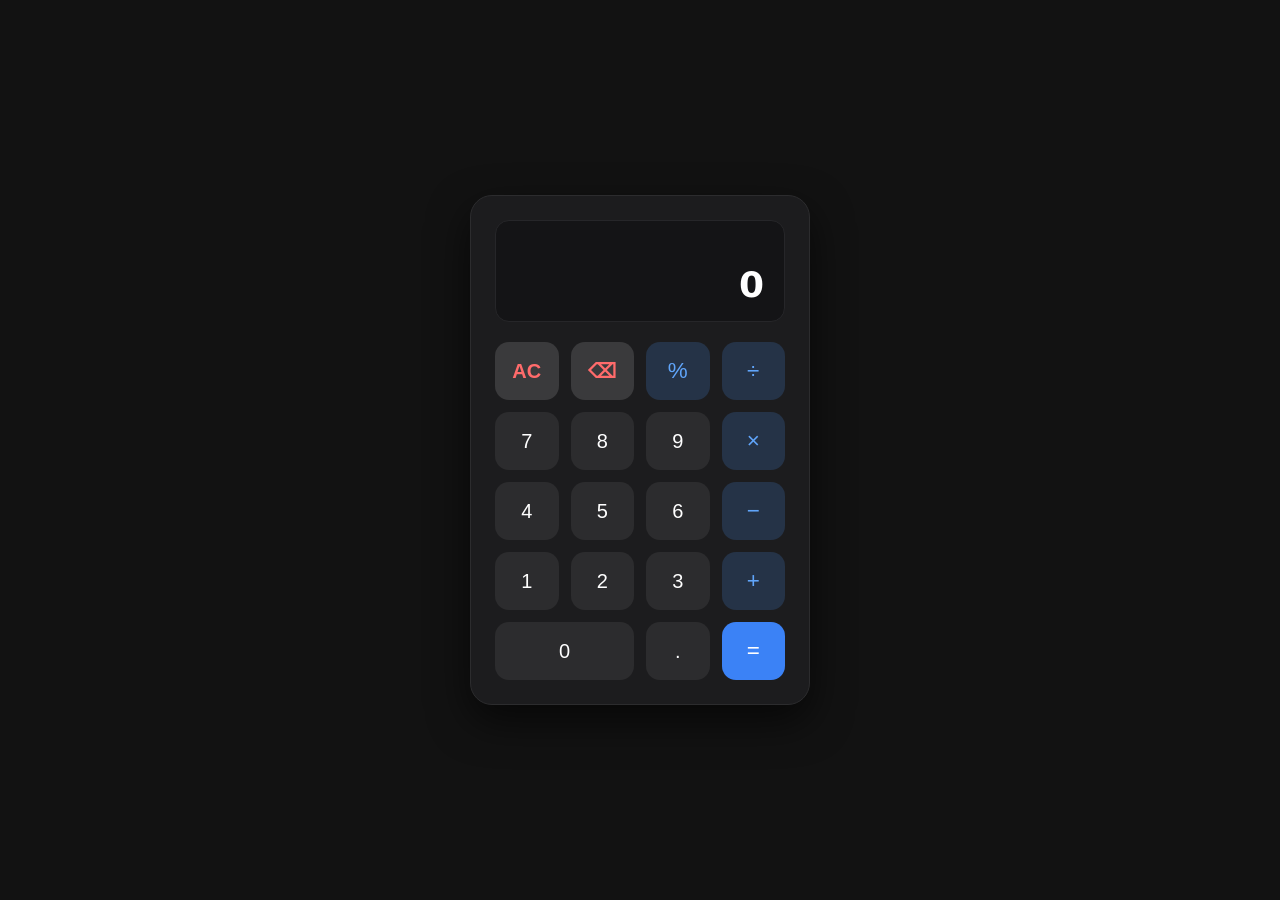
<file: Calculator/index.html>
<!DOCTYPE html>
<html lang="en">
<head>
  <meta charset="UTF-8">
  <meta name="viewport" content="width=device-width, initial-scale=1.0">
  <title>JavaScript Calculator</title>
  <link rel="stylesheet" href="style.css">
</head>
<body>

  <main class="calculator" aria-label="Calculator">
    <!-- Dual-Line Display Screen -->
    <div class="display">
      <div id="expression" class="expression"></div>
      <div id="result" class="result">0</div>
    </div>

    <!-- Keypad Grid -->
    <div class="buttons">
      <button class="btn btn-action" data-action="clear">AC</button>
      <button class="btn btn-action" data-action="delete">&#9003;</button>
      <button class="btn btn-operator" data-value="%">%</button>
      <button class="btn btn-operator" data-value="/">&divide;</button>

      <button class="btn" data-value="7">7</button>
      <button class="btn" data-value="8">8</button>
      <button class="btn" data-value="9">9</button>
      <button class="btn btn-operator" data-value="*">&times;</button>

      <button class="btn" data-value="4">4</button>
      <button class="btn" data-value="5">5</button>
      <button class="btn" data-value="6">6</button>
      <button class="btn btn-operator" data-value="-">&minus;</button>

      <button class="btn" data-value="1">1</button>
      <button class="btn" data-value="2">2</button>
      <button class="btn" data-value="3">3</button>
      <button class="btn btn-operator" data-value="+">+</button>

      <button class="btn btn-zero" data-value="0">0</button>
      <button class="btn" data-value=".">.</button>
      <button class="btn btn-equals" data-action="equals">=</button>
    </div>
  </main>

  <script src="script.js"></script>
</body>
</html>
</file>
<file: Calculator/style.css>
* {
  box-sizing: border-box;
  margin: 0;
  padding: 0;
}

body {
  font-family: system-ui, -apple-system, sans-serif;
  background-color: #121212;
  color: #f1f1f1;
  min-height: 100vh;
  display: flex;
  justify-content: center;
  align-items: center;
  padding: 1rem;
}

.calculator {
  background-color: #1c1c1e;
  width: 100%;
  max-width: 340px;
  border-radius: 22px;
  padding: 1.5rem;
  box-shadow: 0 16px 40px rgba(0, 0, 0, 0.6);
  border: 1px solid #2c2c2e;
}

/* Display Screen */
.display {
  background-color: #141416;
  border-radius: 14px;
  padding: 1rem 1.25rem;
  margin-bottom: 1.25rem;
  text-align: right;
  min-height: 96px;
  display: flex;
  flex-direction: column;
  justify-content: flex-end;
  overflow: hidden;
  border: 1px solid #262629;
}

.expression {
  font-size: 1rem;
  color: #8e8e93;
  min-height: 1.4rem;
  word-wrap: break-word;
  margin-bottom: 0.35rem;
  letter-spacing: 0.5px;
}

.result {
  font-size: 2.25rem;
  font-weight: 600;
  color: #ffffff;
  overflow-x: auto;
  white-space: nowrap;
}

.result.preview {
  color: #a1a1aa;
  font-size: 1.75rem;
}

/* Buttons Grid */
.buttons {
  display: grid;
  grid-template-columns: repeat(4, 1fr);
  gap: 0.75rem;
}

.btn {
  background-color: #2c2c2e;
  color: #ffffff;
  border: none;
  border-radius: 14px;
  height: 58px;
  font-size: 1.25rem;
  font-weight: 500;
  cursor: pointer;
  transition: background-color 0.15s ease, transform 0.08s ease;
  user-select: none;
}

.btn:hover {
  background-color: #3a3a3c;
}

.btn:active,
.btn.active-key {
  transform: scale(0.94);
  background-color: #48484a;
}

.btn-zero {
  grid-column: span 2;
}

.btn-action {
  background-color: #3a3a3c;
  color: #ff6b6b;
  font-weight: 600;
}

.btn-action:hover {
  background-color: #48484a;
}

.btn-operator {
  background-color: #253347;
  color: #60a5fa;
  font-size: 1.4rem;
}

.btn-operator:hover {
  background-color: #2f415c;
}

.btn-equals {
  background-color: #3b82f6;
  color: #ffffff;
  font-size: 1.4rem;
}

.btn-equals:hover {
  background-color: #2563eb;
}
</file>
